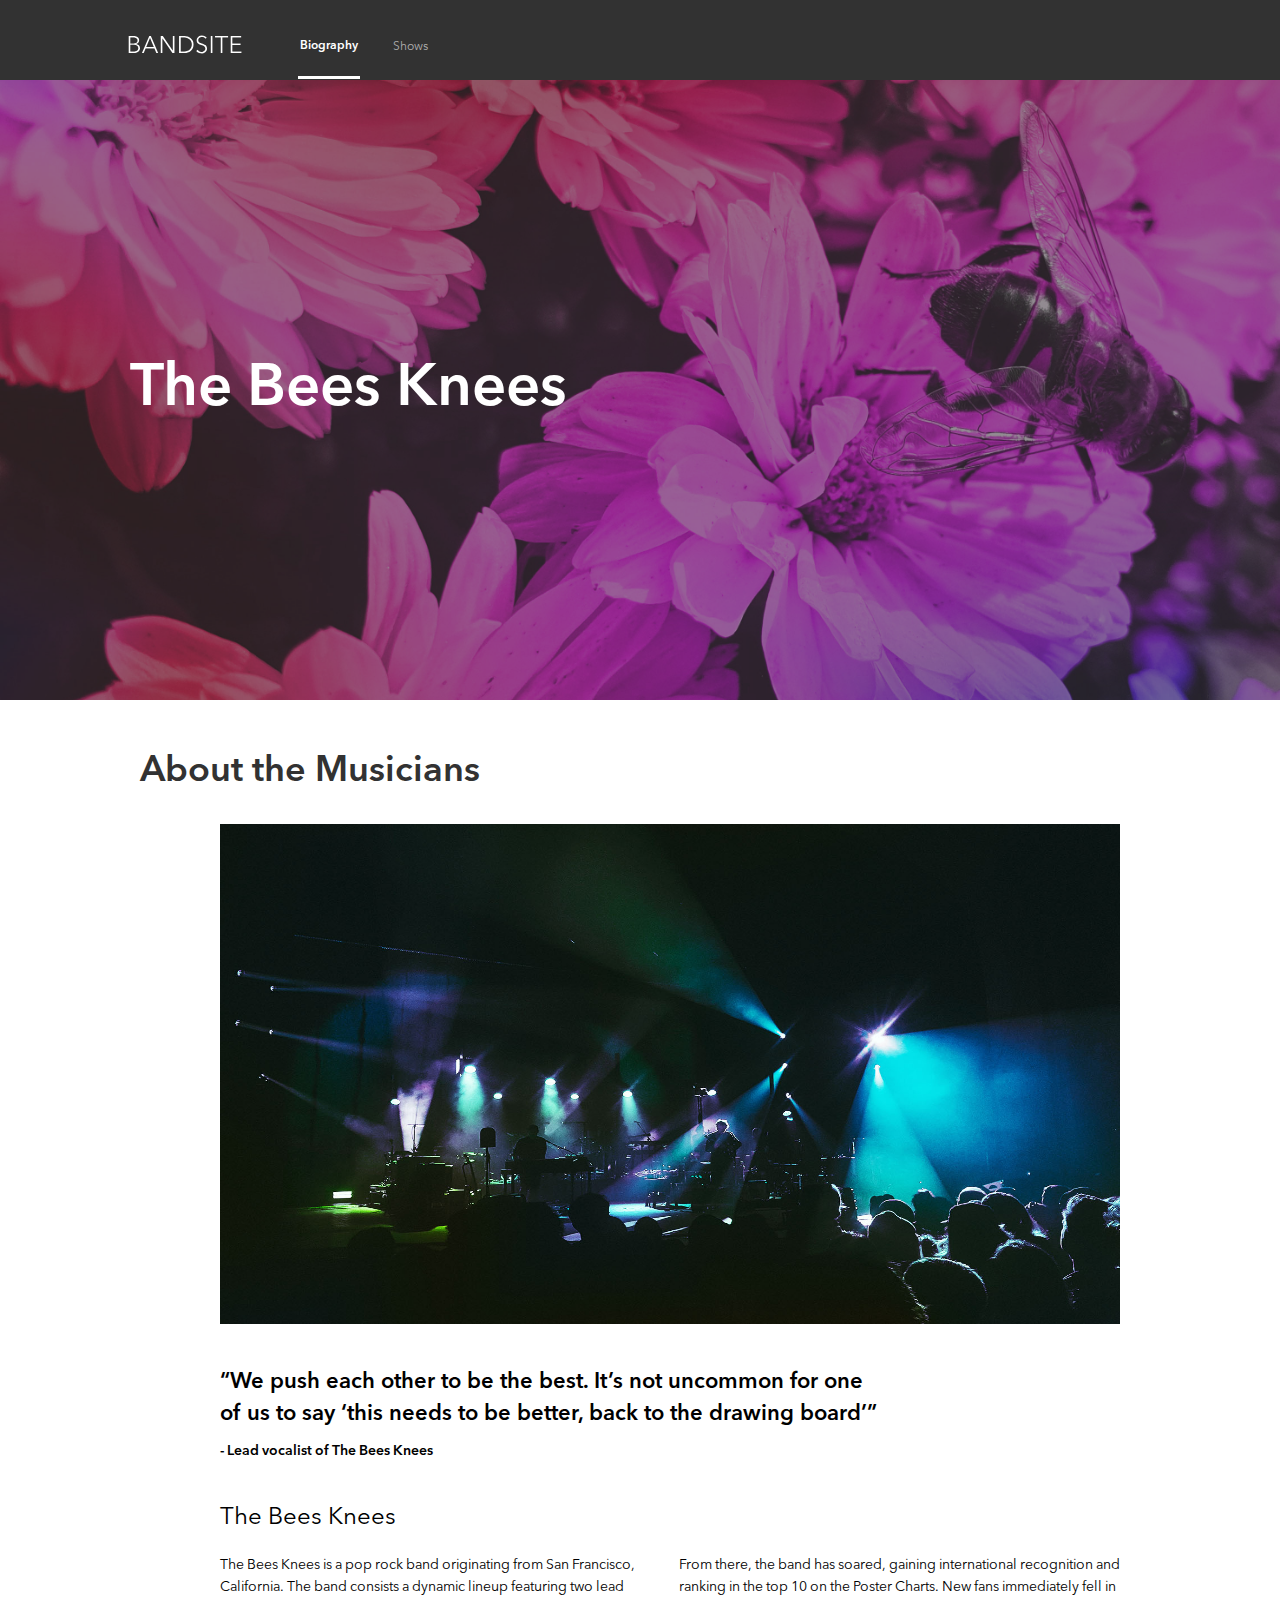
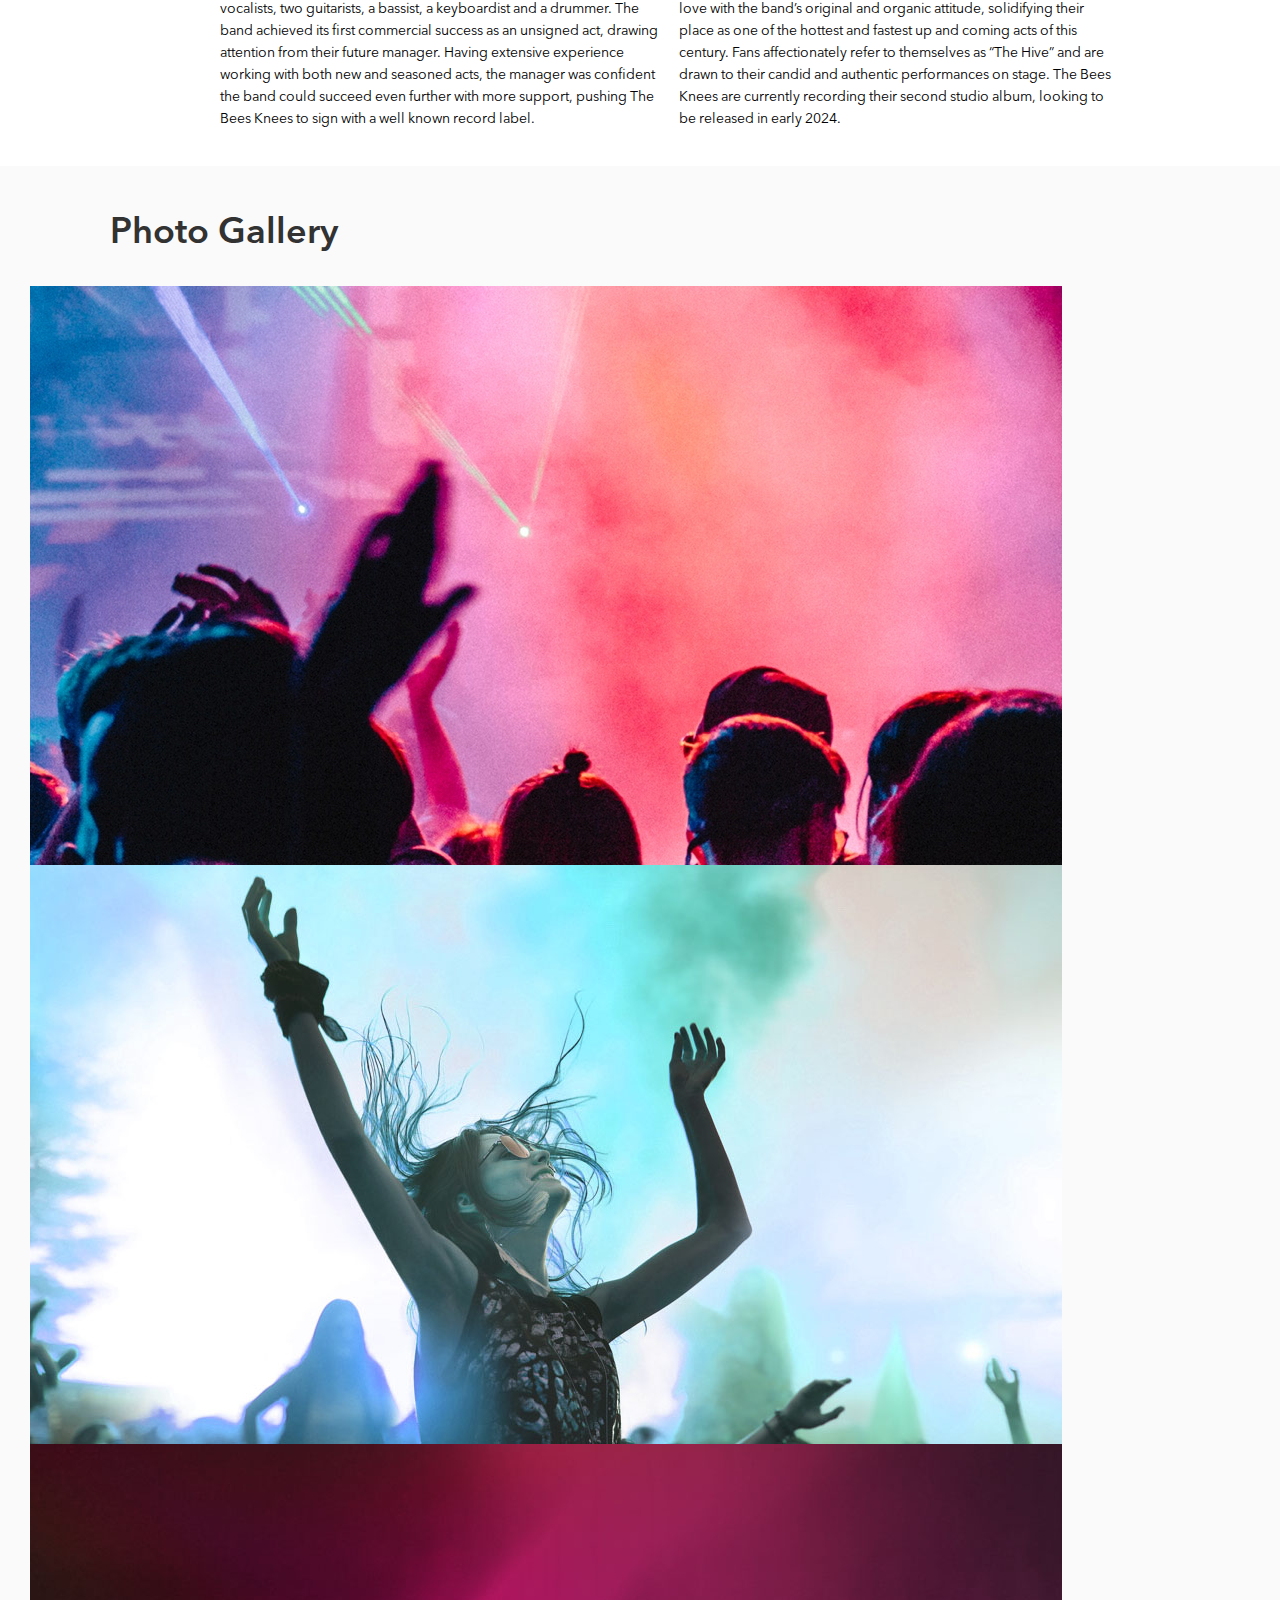
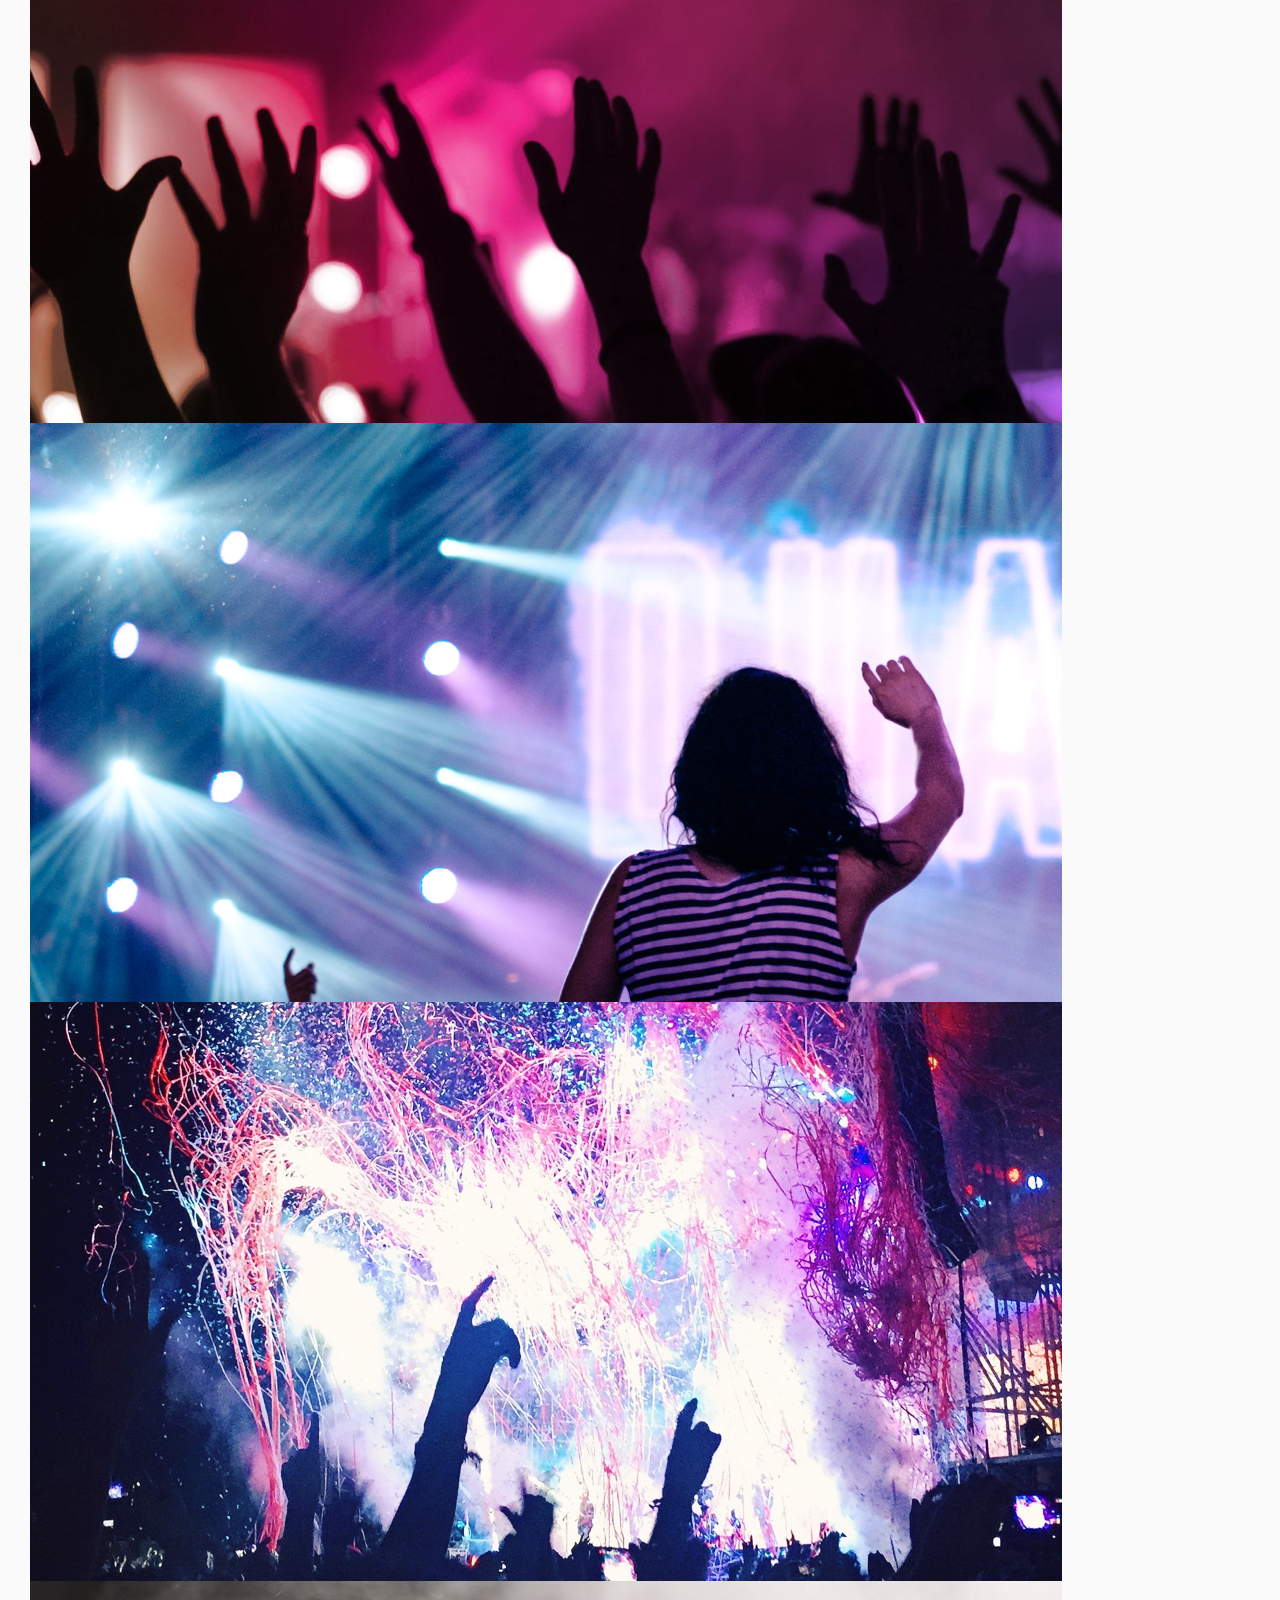
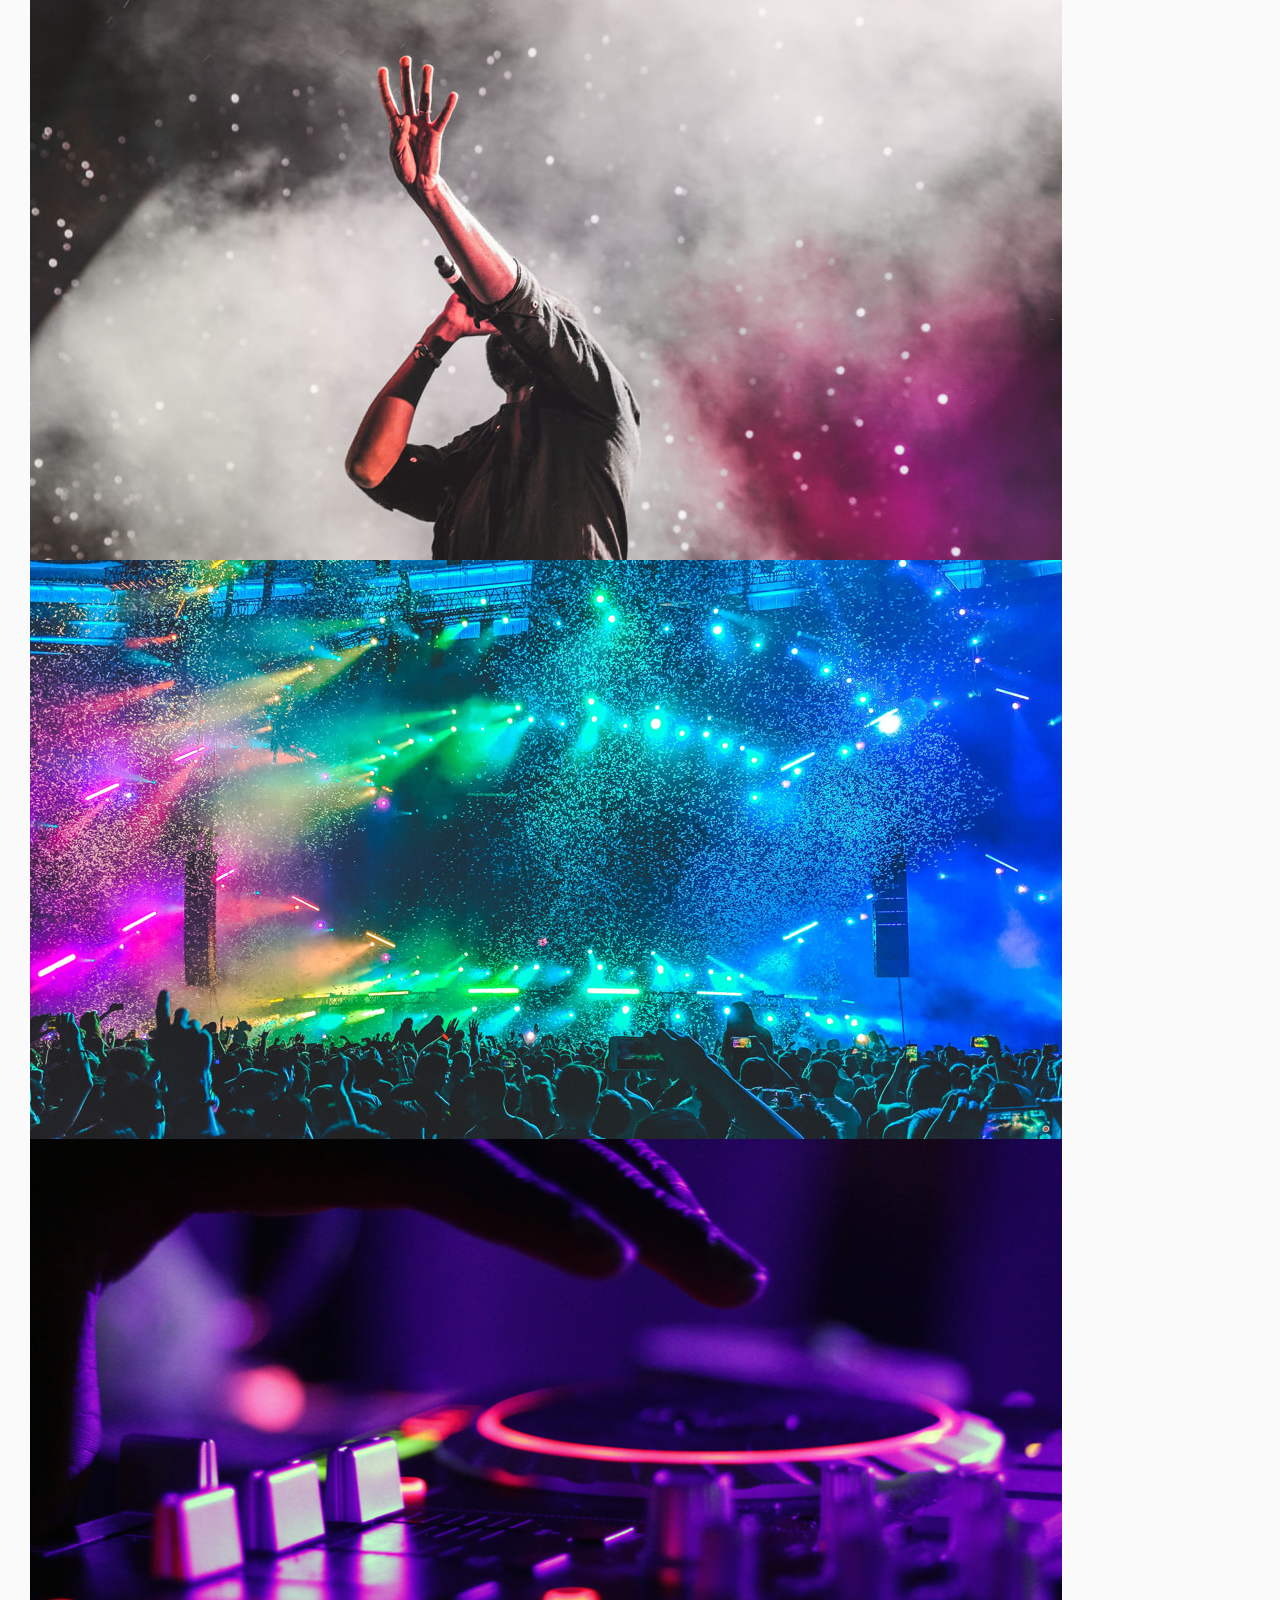
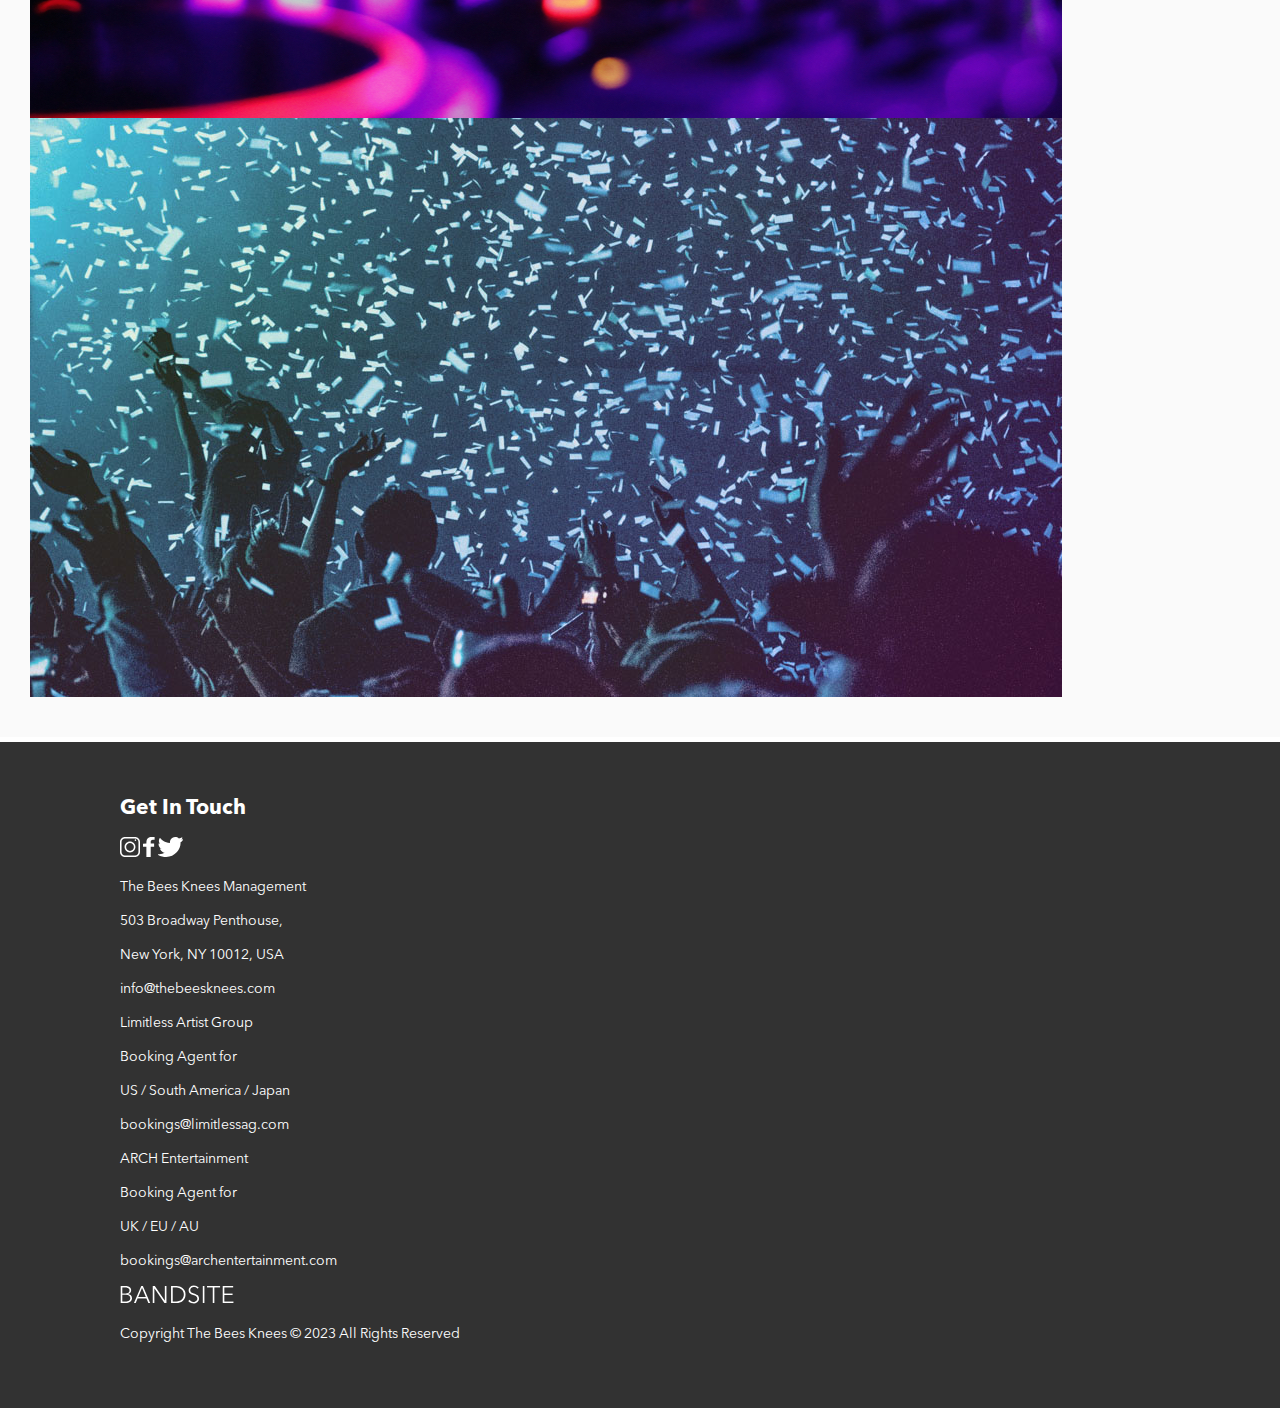
<file: index.html>
<!DOCTYPE html>
<html lang="en">

<head>
  <meta charset="UTF-8">
  <meta name="viewport" content="width=device-width, initial-scale=1.0">
  <title>Band Site</title>
  <link rel="stylesheet" href="./styles/bio.css">
  <link rel="stylesheet" href="./styles/bio.scss">
</head>

<body>
  <main>
    <header>
      <section class="nav-bar">
        <div class="nav-bar__band-icon">
          <img class="nav-bar__band-icon__image" src="./assets/logos/Logo-bandsite.svg" alt="bandsite logo">
        </div>
        <nav>
          <ul class="nav-bar__list">
            <li class="nav-bar__list__item nav-bar__list__item--selected">Biography</li>
            <li class="nav-bar__list__item">Shows</li>
          </ul>
        </nav>
      </section>
    </header>
    <div class="hero">
      <div class="hero__filter">
        <h1 class="hero__text">The Bees Knees</h1>
      </div>
    </div>

    <section class="about-info">
      <h2 class="about-info__header">About the Musicians</h2>
      <section class="about-info__body">
        <img class="about-info__image" src="./assets/Images/band.jpg" alt="">
        <p class="about-info__quote">“We push each other to be the best. It’s not uncommon for one of us to say ‘this
          needs to be better, back to the drawing board’”</p>
        <p class="about-info__by">- Lead vocalist of The Bees Knees</p>
        <p class="about-info__band">The Bees Knees</p>
        <section class="about-info__paragraphs">
          <p class="about-info__paragraphs__p1">The Bees Knees is a pop rock band originating from San Francisco, California. The
            band
            consists a dynamic
            lineup featuring two lead vocalists, two guitarists, a bassist, a keyboardist and a drummer. The band
            achieved
            its first commercial success as an unsigned act, drawing attention from their future manager. Having
            extensive
            experience working with both new and seasoned acts, the manager was confident the band could succeed even
            further with more support, pushing The Bees Knees to sign with a well known record label.</p>
          <p class="about-info__paragraphs__p2">From there, the band has soared, gaining international recognition and ranking in
            the
            top 10 on the Poster
            Charts. New fans immediately fell in love with the band’s original and organic attitude, solidifying their
            place
            as one of the hottest and fastest up and coming acts of this century. Fans affectionately refer to
            themselves as
            “The Hive” and are drawn to their candid and authentic performances on stage. The Bees Knees are currently
            recording their second studio album, looking to be released in early 2024.</p>
        </section>
      </section>
    </section>

    <section class="photo-gallery">
      <h2 class="photo-gallery__header">Photo Gallery</h2>
      <section>
        <img class="photo-gallery__photos" src="./assets/Images/Photo-gallery-1.jpg" alt="">
        <img class="photo-gallery__photos" src="./assets/Images/Photo-gallery-2.jpg" alt="">
        <img class="photo-gallery__photos" src="./assets/Images/Photo-gallery-3.jpg" alt="">
        <img class="photo-gallery__photos" src="./assets/Images/Photo-gallery-4.jpg" alt="">
        <img class="photo-gallery__photos" src="./assets/Images/Photo-gallery-5.jpg" alt="">
        <img class="photo-gallery__photos" src="./assets/Images/Photo-gallery-6.jpg" alt="">
        <img class="photo-gallery__photos" src="./assets/Images/Photo-gallery-7.jpg" alt="">
        <img class="photo-gallery__photos" src="./assets/Images/Photo-gallery-8.jpg" alt="">
        <img class="photo-gallery__photos" src="./assets/Images/Photo-gallery-9.jpg" alt="">
      </section>
    </section>
    <footer>
      <section class="footer">
        <section class="footer__block">
          <h2 class="footer__block__header">Get In Touch</h2>
          <div class="footer__block__icons">
            <a href="https://instagram.com/"><img class="footer__block__icons__item"
                src="./assets/Icons/SVG/Icon-instagram.svg" alt="instagram-icon"></a>
            <a href="https://facebook.com/"><img class="footer__block__icons__item"
                src="./assets/Icons/SVG/Icon-facebook.svg" alt="facebook-icon"></a>
            <a href="https://twitter.com/"><img class="footer__block__icons__item"
                src="./assets/Icons/SVG/Icon-twitter.svg" alt="twitter-icon"></a>
          </div>
        </section>

        <section class="footer__block">
          <p class="footer__block__s-header">The Bees Knees Management</p>
          <span class="footer__block__info">
            <p>503 Broadway Penthouse,</p>
            <p>New York, NY 10012, USA</p>
          </span>
          <p class="footer__block__info">info@thebeesknees.com</p>
        </section>
        <section class="footer__block">
          <p class="footer__block__s-header">Limitless Artist Group</p>
          <span class="footer__block__info">
            <p>Booking Agent for</p>
            <p>US / South America / Japan</p>
          </span>
          <p class="footer__block__info">bookings@limitlessag.com</p>
        </section>

        <section class="footer__block">
          <p class="footer__block__s-header">ARCH Entertainment</p>
          <span class="footer__block__info">Booking Agent for<p> UK / EU / AU</p></span>
          <p class="footer__block__info">bookings@archentertainment.com</p>
        </section>

        <img class="footer__block__bandsite-logo" src="./assets/logos/Logo-bandsite.svg" alt="bandsite logo">
        <p class="footer__block__copy">Copyright The Bees Knees © 2023 All Rights Reserved</p>
      </section>
    </footer>
  </main>
</body>

</html>
</file>
<file: styles/bio.css>
@font-face {
  font-family: "Avenir";
  src: url("../assets/fonts/AvenirNextLTPro-Regular.otf");
  font-weight: 400;
}
@font-face {
  font-family: "Avenir";
  src: url("../assets/fonts/AvenirNextLTPro-Demi.otf");
  font-weight: 600;
}
@font-face {
  font-family: "Avenir";
  src: url("../assets/fonts/AvenirNextLTPro-Bold.otf");
  font-weight: 700;
}
/* fonts mobile */
body {
  margin: 0;
  font-family: "Avenir", sans-serif;
}

.nav-bar__list__item,
.about-info__band {
  font-size: 0.875rem;
  line-height: 1.375rem;
}

.hero__text,
.about-info__header,
.photo-gallery__header,
.footer__body__block__header {
  font-size: 1.5rem;
  line-height: 2rem;
}

.about-info__header,
.photo-gallery__header {
  color: #323232;
}

.about-info__paragraphs__p1,
.about-info__paragraphs__p2,
.footer__body__block__s-header,
.footer__body__block,
.footer__body__block__copy,
.about-info__quote,
.about-info__by {
  font-size: 0.813rem;
  line-height: 1.125rem;
}

/* navigation bar mobile */
.nav-bar nav,
.nav-bar,
.nav-bar__list {
  width: 100%;
}

.nav-bar {
  background-color: #323232;
  color: #AFAFAF;
  display: flex;
  flex-wrap: wrap;
}
.nav-bar__band-icon {
  width: 100%;
  text-align: center;
  padding: 0.5rem;
  padding-top: 0.938rem;
}
.nav-bar__list {
  list-style-type: none;
  padding: 0;
  display: flex;
  justify-content: space-between;
  margin: 0;
  align-items: center;
  text-decoration: none;
}
.nav-bar__list__item {
  width: 50%;
  text-align: center;
  padding-bottom: 0.625rem;
  text-decoration: none;
  color: #AFAFAF;
  font-weight: 300;
}
.nav-bar__list__item--selected {
  border-bottom: 3px solid #FFFFFF;
  color: #FFFFFF;
  font-weight: 600;
}
.nav-bar__list__item:hover {
  border-bottom: 3px solid #FFFFFF;
  color: #FFFFFF;
}

.hero {
  background-image: url(../assets/Images/hero-bio.jpg);
  height: 12.5rem;
  background-size: 100%;
  background-repeat: no-repeat;
}
.hero__image {
  width: 100%;
  margin: 0;
}
.hero__text {
  color: #FFFFFF;
  left: 16px;
  top: 42%;
  margin: 0;
  padding-left: 0.938rem;
  font-weight: 600;
}
.hero__filter {
  background-color: rgba(50, 50, 50, 0.5);
  height: 100%;
  display: flex;
  align-items: center;
}

.about-info {
  display: flex;
  flex-wrap: wrap;
  padding-right: 16px;
  padding-left: 16px;
}
.about-info__quote, .about-info__by {
  line-height: 1.375rem;
  margin: 0;
  margin-bottom: 0.313rem;
  font-weight: 600;
}
.about-info__quote {
  width: 93%;
}
.about-info__paragraphs__p2, .about-info__paragraphs__p1 {
  padding-bottom: 16px;
  margin: 0;
  width: 97%;
}
.about-info__paragraphs__p1 {
  width: 96%;
}
.about-info__header {
  width: 100%;
  margin: 0;
  padding-bottom: 16px;
  padding-top: 1.5rem;
  font-weight: 600;
}
.about-info__image {
  width: 18.063rem;
  height: 10.625rem;
  padding-bottom: 16px;
}

.photo-gallery {
  background-color: #FAFAFA;
  padding: 16px;
  padding-bottom: 0;
}
.photo-gallery__header {
  margin: 0;
  margin-bottom: 0.625rem;
  margin-top: 0.625rem;
  font-weight: 600;
}
.photo-gallery__photos__item {
  width: 100%;
  margin-bottom: 0.625rem;
}

.comments {
  margin: 0.313;
  padding: 1rem;
  display: flex;
  flex-wrap: wrap;
}
.comments__avatar {
  background-image: url(../assets/Images/Mohan-muruge.jpg);
  background-repeat: no-repeat;
  background-size: 150%;
  height: 2.25rem;
  width: 2.25rem;
  border-radius: 100px;
  margin-right: 0.938rem;
  margin-top: 2.188rem;
}
.comments-header {
  width: 100%;
  height: 10%;
  font-weight: 600;
  margin: 0;
}

.input {
  width: 80%;
}
.input__comment, .input__name {
  width: 100%;
  border-radius: 4px;
  background-color: rgba(175, 175, 175, 0.1);
  border: solid rgba(175, 175, 175, 0.2) 1px;
  padding: 0.438rem;
  box-sizing: border-box;
  resize: none;
}
.input__comment__active, .input__name__active {
  border: #323232;
}
.input__comment::-moz-placeholder, .input__name::-moz-placeholder {
  font-size: 0.75rem;
  color: #323232;
  font-family: "Avenir";
}
.input__comment::placeholder, .input__name::placeholder {
  font-size: 0.75rem;
  color: #323232;
  font-family: "Avenir";
}
.input__name-label, .input__comment-label {
  color: #AFAFAF;
  font-size: 0.813rem;
  line-height: 1.125rem;
  font-size: 0.625rem;
  width: 100%;
  margin: 0;
  margin-top: 1.25rem;
  margin-bottom: 0.25rem;
}
.input__button {
  background-color: #323232;
  color: #FFFFFF;
  border: 5px;
  width: 14.375rem;
  border-radius: 4px;
  height: 2.188rem;
  margin-top: 0.625rem;
  font-size: 0.938rem;
}
.input__button:hover {
  background-color: #000000;
}

#posted {
  margin-bottom: 0.625rem;
  margin-top: 0.625rem;
}

.comment-box {
  margin-right: 1.25rem;
  margin-left: 1.25rem;
  padding-top: 1.25rem;
  padding-bottom: 0.5rem;
  display: flex;
  flex-wrap: wrap;
  border-top: solid #E1E1E1 1px;
}
.comment-box__avatar {
  background-color: rgb(225, 225, 225);
  background-repeat: no-repeat;
  background-size: 150%;
  height: 2.25rem;
  width: 2.25rem;
  border-radius: 6.25rem;
  margin: 0;
  margin-right: 1.063rem;
}

.comment-info {
  width: 78%;
  font-size: 0.75rem;
}
.comment-info__name-date {
  width: 100%;
  display: flex;
  justify-content: space-between;
  height: 1.25rem;
  align-items: center;
}
.comment-info__text {
  margin-top: 0.375rem;
}
.comment-info__delete-button {
  background-color: #323232;
  color: #FFFFFF;
  border-radius: 3px;
  font-size: 0.625rem;
}

.comment-name {
  margin: 0;
  font-size: 0.813rem;
  line-height: 1.125rem;
  font-weight: 600;
}

.comment-date {
  color: #AFAFAF;
}

.last-comment {
  border-bottom: solid #E1E1E1 1px;
}

.footer {
  background-color: #323232;
  color: #FFFFFF;
  padding: 16px;
  margin-top: 0.313rem;
}
.footer__body__block {
  margin: 0.625rem 0 0.625rem 0;
}
.footer__body__block__header {
  font-weight: 600;
  margin: 0;
  margin-bottom: 0.938rem;
}
.footer__body__block__icons {
  width: 41%;
  display: flex;
  justify-content: space-between;
  margin-bottom: 1rem;
}
.footer__body__block__s-header, .footer__body__block__info {
  margin-top: 1.25rem;
  margin-bottom: 1rem;
}
.footer__body__block__info p {
  margin: 0;
}
.footer__body__block__s-header {
  font-weight: 600;
}
.footer__body__block__info {
  font-size: 0.75rem;
  margin: 0;
}
.footer__body__block__info--bold {
  margin-top: 0.938rem;
  margin-bottom: 1.563rem;
}
.footer__body__block__copy {
  margin-top: 0.925rem;
  font-size: 0.68rem;
}
.footer__body__block__bandsite-logo {
  margin-top: 1.563rem;
}

@media screen and (min-width: 768px) {
  .nav-bar__list__item {
    font-size: 0.75rem;
    line-height: 1.25rem;
  }
  .hero__text {
    font-size: 3.75rem;
    line-height: 4.25rem;
  }
  .about-info__header,
  .photo-gallery__header,
  .footer__body__block__header {
    font-size: 2.25rem;
    line-height: 2.75rem;
  }
  .footer__body__block__s-header,
  .footer {
    font-size: 0.875rem;
    line-height: 1.25rem;
  }
  .about-info__quote,
  .about-info__band {
    font-size: 1.5rem;
    line-height: 2rem;
  }
  .about-info__by,
  .about-info__paragraphs__p1,
  .about-info__paragraphs__p2 {
    font-size: 0.875rem;
    line-height: 1.375rem;
  }
  nav {
    display: flex;
    align-items: center;
    max-width: 70%;
    height: 100%;
  }
  .nav-bar__band-icon {
    width: 20%;
    margin-right: 1.563rem;
    align-self: center;
    padding-bottom: 1.25rem;
  }
  .nav-bar__list {
    width: 30%;
  }
  .nav-bar__list__item {
    width: 43%;
    padding-bottom: 1.563rem;
    padding-top: 1.25rem;
  }
  .hero {
    height: 28.125rem;
    background-position: center -3.75rem;
  }
  .hero__text {
    padding-left: 2.5rem;
  }
  .about-info__body {
    padding-left: 5.313rem;
    padding-right: 5.313rem;
    padding-bottom: 1.25rem;
  }
  .about-info__band {
    margin: 0;
    margin-top: 2.5rem;
    margin-bottom: 2.5rem;
  }
  .about-info__quote {
    width: 100%;
    font-size: 1.375rem;
  }
  .about-info__by {
    margin: 0;
    margin-top: 0.625rem;
  }
  .about-info__paragraphs {
    display: flex;
    flex-wrap: wrap;
    gap: 0.688rem;
  }
  .about-info__paragraphs__p2, .about-info__paragraphs__p1 {
    padding-bottom: 16px;
    margin: 0;
    width: 49%;
  }
  .about-info__paragraphs__p1 {
    width: 49%;
  }
  .about-info__header {
    margin: 0;
    padding: 0;
    margin-bottom: 1.25rem;
    margin-top: 2.5rem;
    margin-left: 1.875rem;
  }
  .about-info__image {
    width: 100%;
    height: 20rem;
    width: 35rem;
    margin-bottom: 1.25rem;
  }
  .photo-gallery {
    display: flex;
    flex-wrap: wrap;
    padding: 16px;
    padding-bottom: 2.5rem;
  }
  .photo-gallery__header {
    margin: 0;
    margin-bottom: 1.25rem;
    margin-top: 1.875rem;
    margin-left: 1.875rem;
  }
  .photo-gallery__photos {
    display: flex;
    flex-wrap: wrap;
    justify-content: center;
    gap: 1.563rem;
  }
  .photo-gallery__photos__item {
    margin: 0;
    width: 28%;
  }
  .photo-gallery__photos__item:hover {
    width: 25rem;
    height: 18.75rem;
    border: black solid 5px;
  }
  .comments {
    padding: 0 3.125rem 0.625rem 3.125rem;
    justify-content: center;
  }
  .input {
    display: flex;
    flex-wrap: wrap;
    justify-content: end;
  }
  .input__name, .input__comment {
    width: 100%;
  }
  .input__button {
    width: 10.625rem;
    margin-top: 1.875rem;
  }
  #posted {
    display: flex;
    flex-direction: column;
    justify-content: center;
    flex-wrap: nowrap;
    align-items: center;
    margin-bottom: 1.25rem;
  }
  .comment-box {
    width: 77%;
    margin: 0;
  }
  .comment-info {
    width: 88%;
  }
  .comment-info__text {
    width: 100%;
    font-size: 0.875rem;
    line-height: 1.375rem;
  }
  .comments-header {
    font-size: 2.25rem;
    line-height: 2.75rem;
    margin-top: 1.875rem;
  }
  .footer {
    padding: 3.125rem;
    padding-top: 2.5rem;
    position: relative;
  }
  .footer__body {
    display: flex;
    flex-wrap: wrap;
    width: 100%;
  }
  .footer__body-top {
    width: 100%;
    display: flex;
    gap: 1.875re m;
    flex-wrap: wrap;
  }
  .footer__body__block1 {
    margin-left: 1.25rem;
  }
  .footer__body__block {
    margin-top: 0.625rem;
    margin-bottom: 0.625rem;
    margin-left: 1.5rem;
    max-width: 100%;
  }
  .footer__body__block--large {
    display: flex;
    flex-wrap: wrap;
    height: 3.125rem;
    margin: 0;
    align-content: end;
    margin-bottom: 0.625rem;
  }
  .footer__body__block__icons {
    width: 15%;
    display: flex;
    justify-content: space-between;
    align-items: center;
    margin: 0;
    align-items: end;
  }
  .footer__body__block__s-header, .footer__body__block__info {
    margin-top: 1.25rem;
    margin-bottom: 1.25rem;
    font-size: 0.875rem;
  }
  .footer__body__block__info p {
    margin-top: 0.313rem;
    margin-bottom: 0.313rem;
    font-weight: 300;
  }
  .footer__body__block__header {
    width: 31%;
    margin: 0;
    font-size: 2.25rem;
    line-height: 2.75rem;
    margin-right: 1.25rem;
    height: 2.375rem;
  }
  .footer__body__block__copy {
    width: 100%;
    margin: 0;
    margin-top: 0.938rem;
    font-size: 0.75rem;
  }
  .footer__body__block__bandsite-logo {
    position: absolute;
    left: 79%;
    top: 15%;
    margin: 0;
  }
  .footer__body__block-large {
    display: flex;
    flex-wrap: wrap;
    width: 100%;
    margin-top: 0.313rem;
    height: 2.5rem;
    align-items: center;
    margin-bottom: 0.938rem;
  }
}
@media screen and (min-width: 1280px) {
  .nav-bar {
    height: 5rem;
  }
  .nav-bar__list {
    width: 16%;
  }
  .nav-bar__list__item {
    padding: 0;
    padding-top: 3.125rem;
    padding-bottom: 1.25rem;
  }
  .nav-bar__band-icon {
    margin: 0;
    margin-left: 7.5rem;
    margin-right: 3.75rem;
    width: 8%;
    padding-top: 2.188rem;
  }
  nav {
    height: 80%;
  }
  .hero {
    height: 38.75rem;
  }
  .hero__text {
    padding-left: 8.125rem;
  }
  .about-info {
    padding: 0;
    padding-left: 6.875rem;
    padding-right: 6.875rem;
  }
  .about-info__header {
    margin-top: 3.125rem;
    margin-bottom: 1.875rem;
  }
  .about-info__quote {
    width: 73%;
  }
  .about-info__band {
    margin-bottom: 1.25rem;
  }
  .about-info__body {
    height: 50%;
    padding-left: 6.875rem;
    padding-right: 6.875rem;
  }
  .about-info__image {
    width: 100%;
    height: 31.25rem;
    width: 56.25rem;
  }
  .about-info__paragraphs {
    justify-content: space-between;
  }
  .about-info__paragraphs__p1 {
    width: 49%;
  }
  .photo-gallery {
    padding-left: 1.875rem;
    padding-right: 1.875rem;
  }
  .photo-gallery__photos {
    width: 100%;
  }
  .photo-gallery__photos__item {
    width: 27%;
  }
  .photo-gallery__photos__item:hover {
    width: 31.25rem;
    height: 18.75;
    border: solid black 10px;
  }
  .photo-gallery__header {
    width: 100%;
    margin-left: 5rem;
    margin-top: 1.875rem;
    margin-bottom: 1.875rem;
  }
  .comments {
    padding: 0 7.5 0 7.5;
  }
  .input {
    width: 40%;
  }
  .input__button {
    width: 9.375;
  }
  .comment-box {
    width: 38%;
  }
  .footer {
    padding-left: 7.5rem;
    padding-right: 7.5rem;
  }
  .footer__body {
    width: 78%;
  }
  .footer__body-top {
    gap: 3.75rem;
  }
  .footer__body__block {
    margin-left: 0;
  }
  .footer__body__block__copy {
    font-size: 0.875rem;
  }
  .footer__body__block__header {
    width: 23%;
    margin: 0;
    margin-right: 1.125rem;
  }
  .footer__body__block__icons {
    width: 11%;
  }
  .footer__body__block__bandsite-logo {
    left: 81%;
  }
}/*# sourceMappingURL=bio.css.map */
</file>
